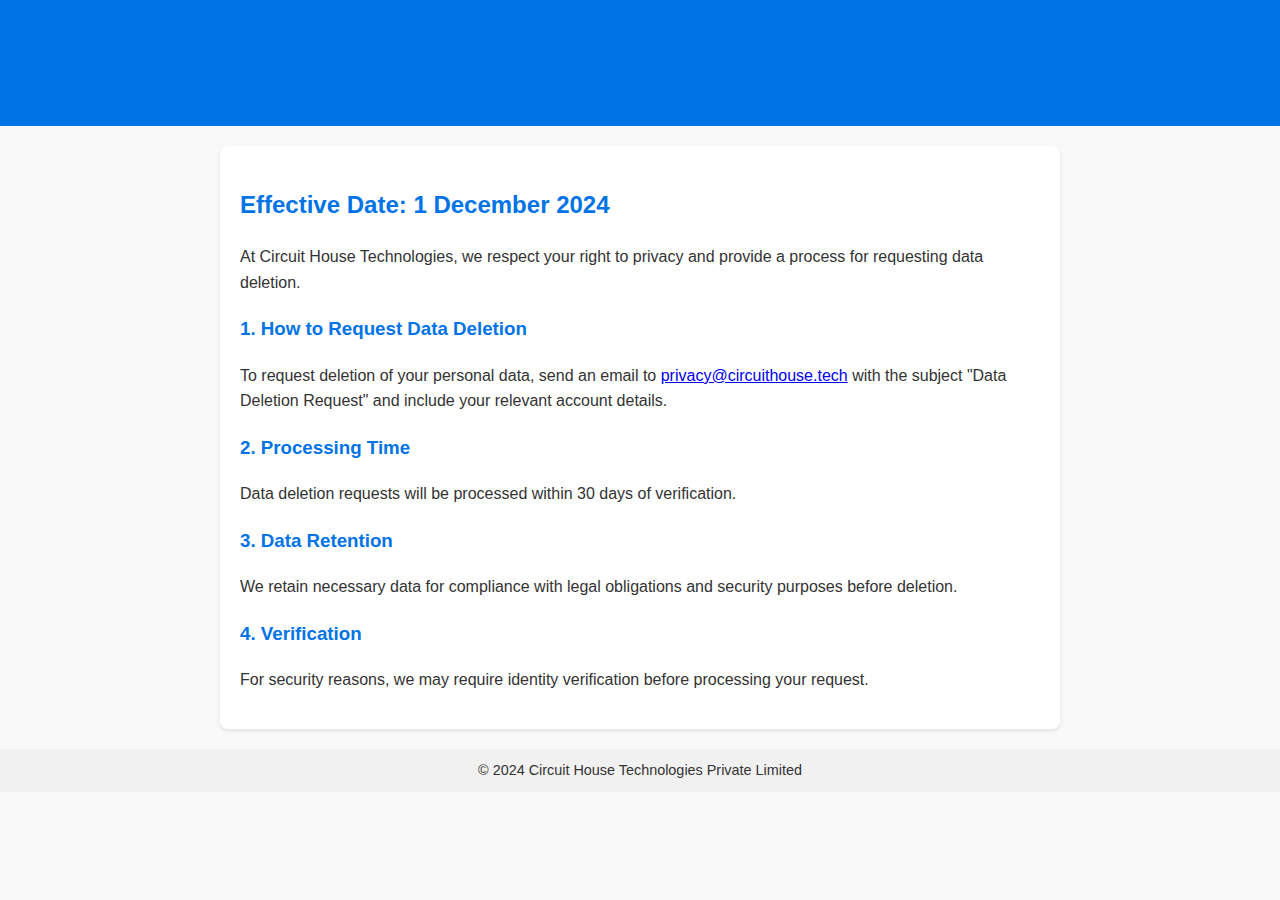
<file: data-deletion.html>
<!DOCTYPE html>
<html lang="en">
<head>
    <meta charset="UTF-8">
    <meta name="viewport" content="width=device-width, initial-scale=1.0">
    <meta name="description" content="Data Deletion Policy for Circuit House Technologies Private Limited.">
    <title>Data Deletion Policy - Circuit House Technologies</title>
    <style>
        body {
            font-family: Arial, sans-serif;
            line-height: 1.6;
            margin: 0;
            padding: 0;
            background-color: #f9f9f9;
            color: #333;
        }
        header {
            background-color: #0073e6;
            color: #fff;
            padding: 1rem;
            text-align: center;
        }
        main {
            max-width: 800px;
            margin: 20px auto;
            padding: 20px;
            background-color: #fff;
            box-shadow: 0 2px 4px rgba(0, 0, 0, 0.1);
            border-radius: 8px;
        }
        h1, h2, h3 {
            color: #0073e6;
        }
        footer {
            text-align: center;
            padding: 10px 0;
            background-color: #f1f1f1;
            margin-top: 20px;
            font-size: 0.9em;
        }
    </style>
</head>
<body>
    <header>
        <h1>Data Deletion Policy</h1>
    </header>
    <main>
        <h2>Effective Date: 1 December 2024</h2>
        <p>At Circuit House Technologies, we respect your right to privacy and provide a process for requesting data deletion.</p>
        <h3>1. How to Request Data Deletion</h3>
        <p>To request deletion of your personal data, send an email to <a href="mailto:privacy@circuithouse.tech">privacy@circuithouse.tech</a> with the subject "Data Deletion Request" and include your relevant account details.</p>
        <h3>2. Processing Time</h3>
        <p>Data deletion requests will be processed within 30 days of verification.</p>
        <h3>3. Data Retention</h3>
        <p>We retain necessary data for compliance with legal obligations and security purposes before deletion.</p>
        <h3>4. Verification</h3>
        <p>For security reasons, we may require identity verification before processing your request.</p>
    </main>
    <footer>
        &copy; 2024 Circuit House Technologies Private Limited
    </footer>
</body>
</html>
</file>
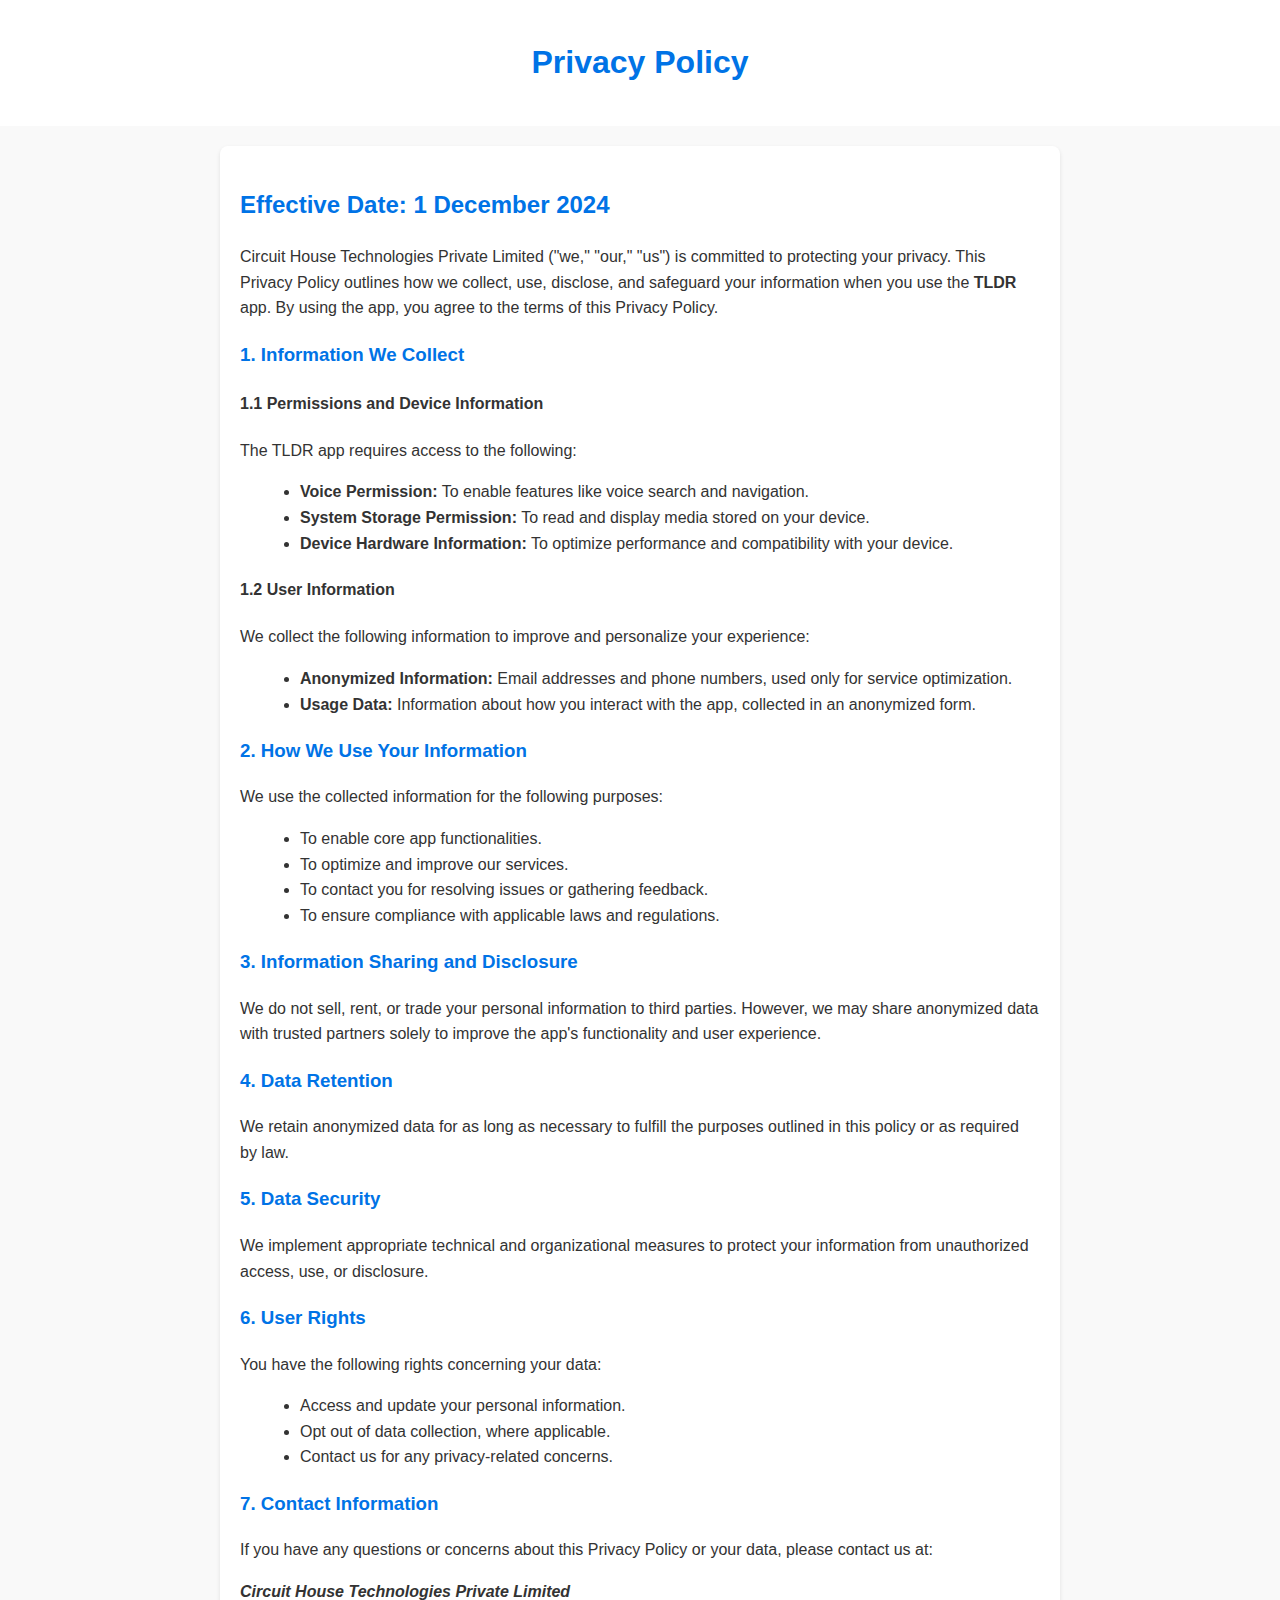
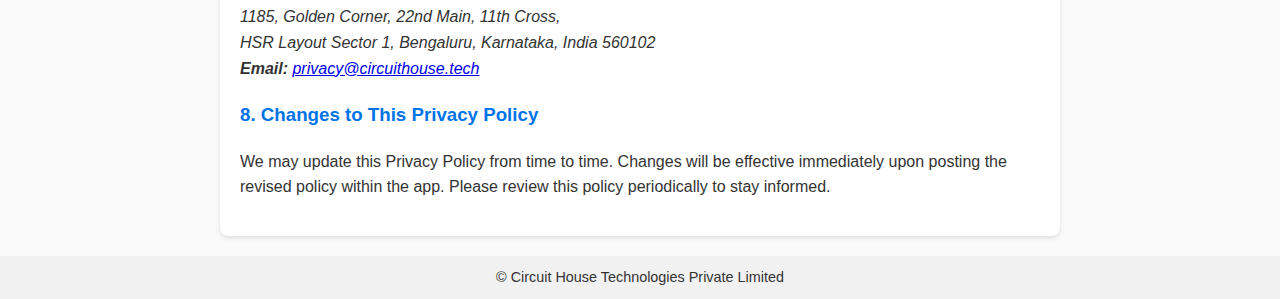
<file: privacy-policy.html>
<!DOCTYPE html>
<html lang="en">
<head>
    <meta charset="UTF-8">
    <meta name="viewport" content="width=device-width, initial-scale=1.0">
    <meta name="description" content="Privacy Policy for TLDR App by Circuit House Technologies Private Limited.">
    <title>Privacy Policy - TLDR App</title>
    <style>
        body {
            font-family: Arial, sans-serif;
            line-height: 1.6;
            margin: 0;
            padding: 0;
            background-color: #f9f9f9;
            color: #333;
        }
        header {
            background-color: #ffffff;
            color: #fff;
            padding: 1rem;
            text-align: center;
        }
        main {
            max-width: 800px;
            margin: 20px auto;
            padding: 20px;
            background-color: #fff;
            box-shadow: 0 2px 4px rgba(0, 0, 0, 0.1);
            border-radius: 8px;
        }
        h1, h2, h3 {
            color: #0073e6;
        }
        ul {
            margin-left: 20px;
        }
        footer {
            text-align: center;
            padding: 10px 0;
            background-color: #f1f1f1;
            margin-top: 20px;
            font-size: 0.9em;
        }
    </style>
</head>
<body>
    <header>
        <h1>Privacy Policy</h1>
    </header>
    <main>
        <h2>Effective Date: 1 December 2024 </h2>
        <p>
            Circuit House Technologies Private Limited ("we," "our," "us") is committed to protecting your privacy.
            This Privacy Policy outlines how we collect, use, disclose, and safeguard your information when you use
            the <strong>TLDR</strong> app. By using the app, you agree to the terms of this Privacy Policy.
        </p>

        <h3>1. Information We Collect</h3>
        <h4>1.1 Permissions and Device Information</h4>
        <p>The TLDR app requires access to the following:</p>
        <ul>
            <li><strong>Voice Permission:</strong> To enable features like voice search and navigation.</li>
            <li><strong>System Storage Permission:</strong> To read and display media stored on your device.</li>
            <li><strong>Device Hardware Information:</strong> To optimize performance and compatibility with your device.</li>
        </ul>

        <h4>1.2 User Information</h4>
        <p>We collect the following information to improve and personalize your experience:</p>
        <ul>
            <li><strong>Anonymized Information:</strong> Email addresses and phone numbers, used only for service optimization.</li>
            <li><strong>Usage Data:</strong> Information about how you interact with the app, collected in an anonymized form.</li>
        </ul>

        <h3>2. How We Use Your Information</h3>
        <p>We use the collected information for the following purposes:</p>
        <ul>
            <li>To enable core app functionalities.</li>
            <li>To optimize and improve our services.</li>
            <li>To contact you for resolving issues or gathering feedback.</li>
            <li>To ensure compliance with applicable laws and regulations.</li>
        </ul>

        <h3>3. Information Sharing and Disclosure</h3>
        <p>
            We do not sell, rent, or trade your personal information to third parties. However, we may share anonymized
            data with trusted partners solely to improve the app's functionality and user experience.
        </p>

        <h3>4. Data Retention</h3>
        <p>
            We retain anonymized data for as long as necessary to fulfill the purposes outlined in this policy or as
            required by law.
        </p>

        <h3>5. Data Security</h3>
        <p>
            We implement appropriate technical and organizational measures to protect your information from
            unauthorized access, use, or disclosure.
        </p>

        <h3>6. User Rights</h3>
        <p>You have the following rights concerning your data:</p>
        <ul>
            <li>Access and update your personal information.</li>
            <li>Opt out of data collection, where applicable.</li>
            <li>Contact us for any privacy-related concerns.</li>
        </ul>

        <h3>7. Contact Information</h3>
        <p>If you have any questions or concerns about this Privacy Policy or your data, please contact us at:</p>
        <address>
            <strong>Circuit House Technologies Private Limited</strong><br>
            1185, Golden Corner, 22nd Main, 11th Cross,<br>
            HSR Layout Sector 1, Bengaluru, Karnataka, India 560102<br>
            <strong>Email:</strong> <a href="mailto:privacy@circuithouse.tech">privacy@circuithouse.tech</a>
        </address>

        <h3>8. Changes to This Privacy Policy</h3>
        <p>
            We may update this Privacy Policy from time to time. Changes will be effective immediately upon posting the
            revised policy within the app. Please review this policy periodically to stay informed.
        </p>
    </main>
    <footer>
        &copy; Circuit House Technologies Private Limited
    </footer>
</body>
</html>
</file>
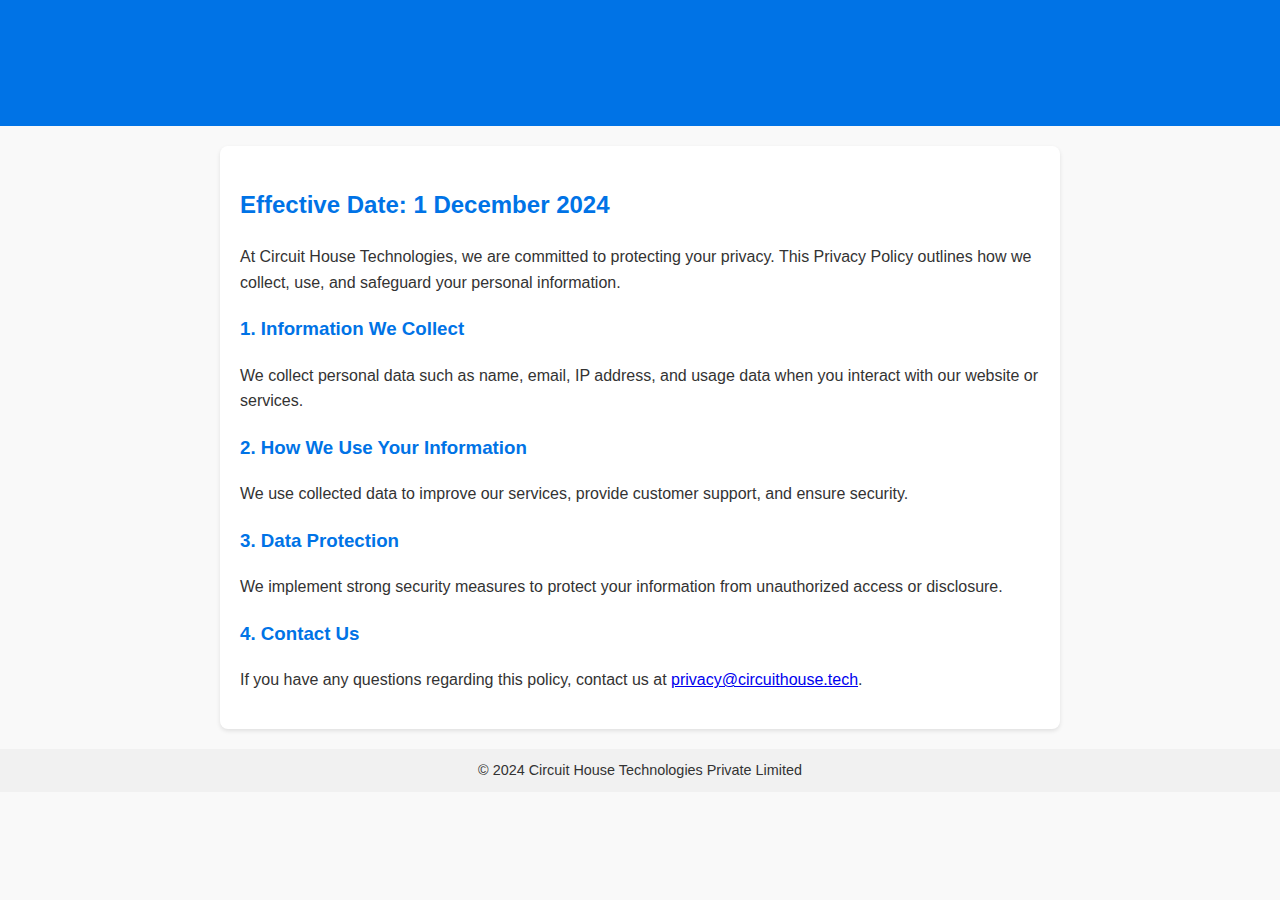
<file: privacypolicy.html>
<!DOCTYPE html>
<html lang="en">
<head>
    <meta charset="UTF-8">
    <meta name="viewport" content="width=device-width, initial-scale=1.0">
    <meta name="description" content="Privacy Policy for Circuit House Technologies Private Limited.">
    <title>Privacy Policy - Circuit House Technologies</title>
    <style>
        body {
            font-family: Arial, sans-serif;
            line-height: 1.6;
            margin: 0;
            padding: 0;
            background-color: #f9f9f9;
            color: #333;
        }
        header {
            background-color: #0073e6;
            color: #fff;
            padding: 1rem;
            text-align: center;
        }
        main {
            max-width: 800px;
            margin: 20px auto;
            padding: 20px;
            background-color: #fff;
            box-shadow: 0 2px 4px rgba(0, 0, 0, 0.1);
            border-radius: 8px;
        }
        h1, h2, h3 {
            color: #0073e6;
        }
        footer {
            text-align: center;
            padding: 10px 0;
            background-color: #f1f1f1;
            margin-top: 20px;
            font-size: 0.9em;
        }
    </style>
</head>
<body>
    <header>
        <h1>Privacy Policy</h1>
    </header>
    <main>
        <h2>Effective Date: 1 December 2024</h2>
        <p>At Circuit House Technologies, we are committed to protecting your privacy. This Privacy Policy outlines how we collect, use, and safeguard your personal information.</p>
        <h3>1. Information We Collect</h3>
        <p>We collect personal data such as name, email, IP address, and usage data when you interact with our website or services.</p>
        <h3>2. How We Use Your Information</h3>
        <p>We use collected data to improve our services, provide customer support, and ensure security.</p>
        <h3>3. Data Protection</h3>
        <p>We implement strong security measures to protect your information from unauthorized access or disclosure.</p>
        <h3>4. Contact Us</h3>
        <p>If you have any questions regarding this policy, contact us at <a href="mailto:privacy@circuithouse.tech">privacy@circuithouse.tech</a>.</p>
    </main>
    <footer>
        &copy; 2024 Circuit House Technologies Private Limited
    </footer>
</body>
</html>
</file>
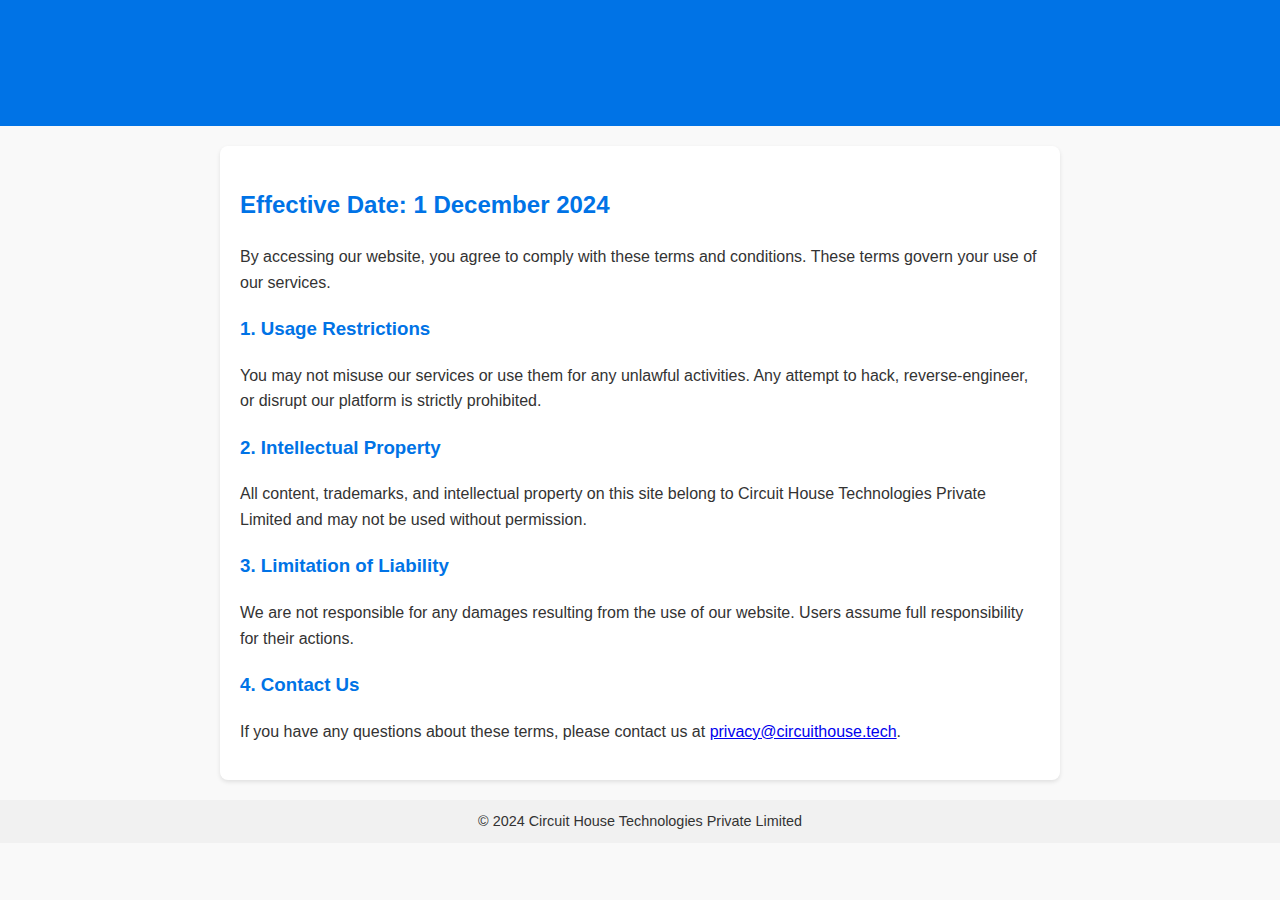
<file: terms.html>
<!DOCTYPE html>
<html lang="en">
<head>
    <meta charset="UTF-8">
    <meta name="viewport" content="width=device-width, initial-scale=1.0">
    <meta name="description" content="Terms and Conditions for Circuit House Technologies Private Limited.">
    <title>Terms & Conditions - Circuit House Technologies</title>
    <style>
        body {
            font-family: Arial, sans-serif;
            line-height: 1.6;
            margin: 0;
            padding: 0;
            background-color: #f9f9f9;
            color: #333;
        }
        header {
            background-color: #0073e6;
            color: #fff;
            padding: 1rem;
            text-align: center;
        }
        main {
            max-width: 800px;
            margin: 20px auto;
            padding: 20px;
            background-color: #fff;
            box-shadow: 0 2px 4px rgba(0, 0, 0, 0.1);
            border-radius: 8px;
        }
        h1, h2, h3 {
            color: #0073e6;
        }
        footer {
            text-align: center;
            padding: 10px 0;
            background-color: #f1f1f1;
            margin-top: 20px;
            font-size: 0.9em;
        }
    </style>
</head>
<body>
    <header>
        <h1>Terms & Conditions</h1>
    </header>
    <main>
        <h2>Effective Date: 1 December 2024</h2>
        <p>By accessing our website, you agree to comply with these terms and conditions. These terms govern your use of our services.</p>
        <h3>1. Usage Restrictions</h3>
        <p>You may not misuse our services or use them for any unlawful activities. Any attempt to hack, reverse-engineer, or disrupt our platform is strictly prohibited.</p>
        <h3>2. Intellectual Property</h3>
        <p>All content, trademarks, and intellectual property on this site belong to Circuit House Technologies Private Limited and may not be used without permission.</p>
        <h3>3. Limitation of Liability</h3>
        <p>We are not responsible for any damages resulting from the use of our website. Users assume full responsibility for their actions.</p>
        <h3>4. Contact Us</h3>
        <p>If you have any questions about these terms, please contact us at <a href="mailto:privacy@circuithouse.tech">privacy@circuithouse.tech</a>.</p>
    </main>
    <footer>
        &copy; 2024 Circuit House Technologies Private Limited
    </footer>
</body>
</html>
</file>
